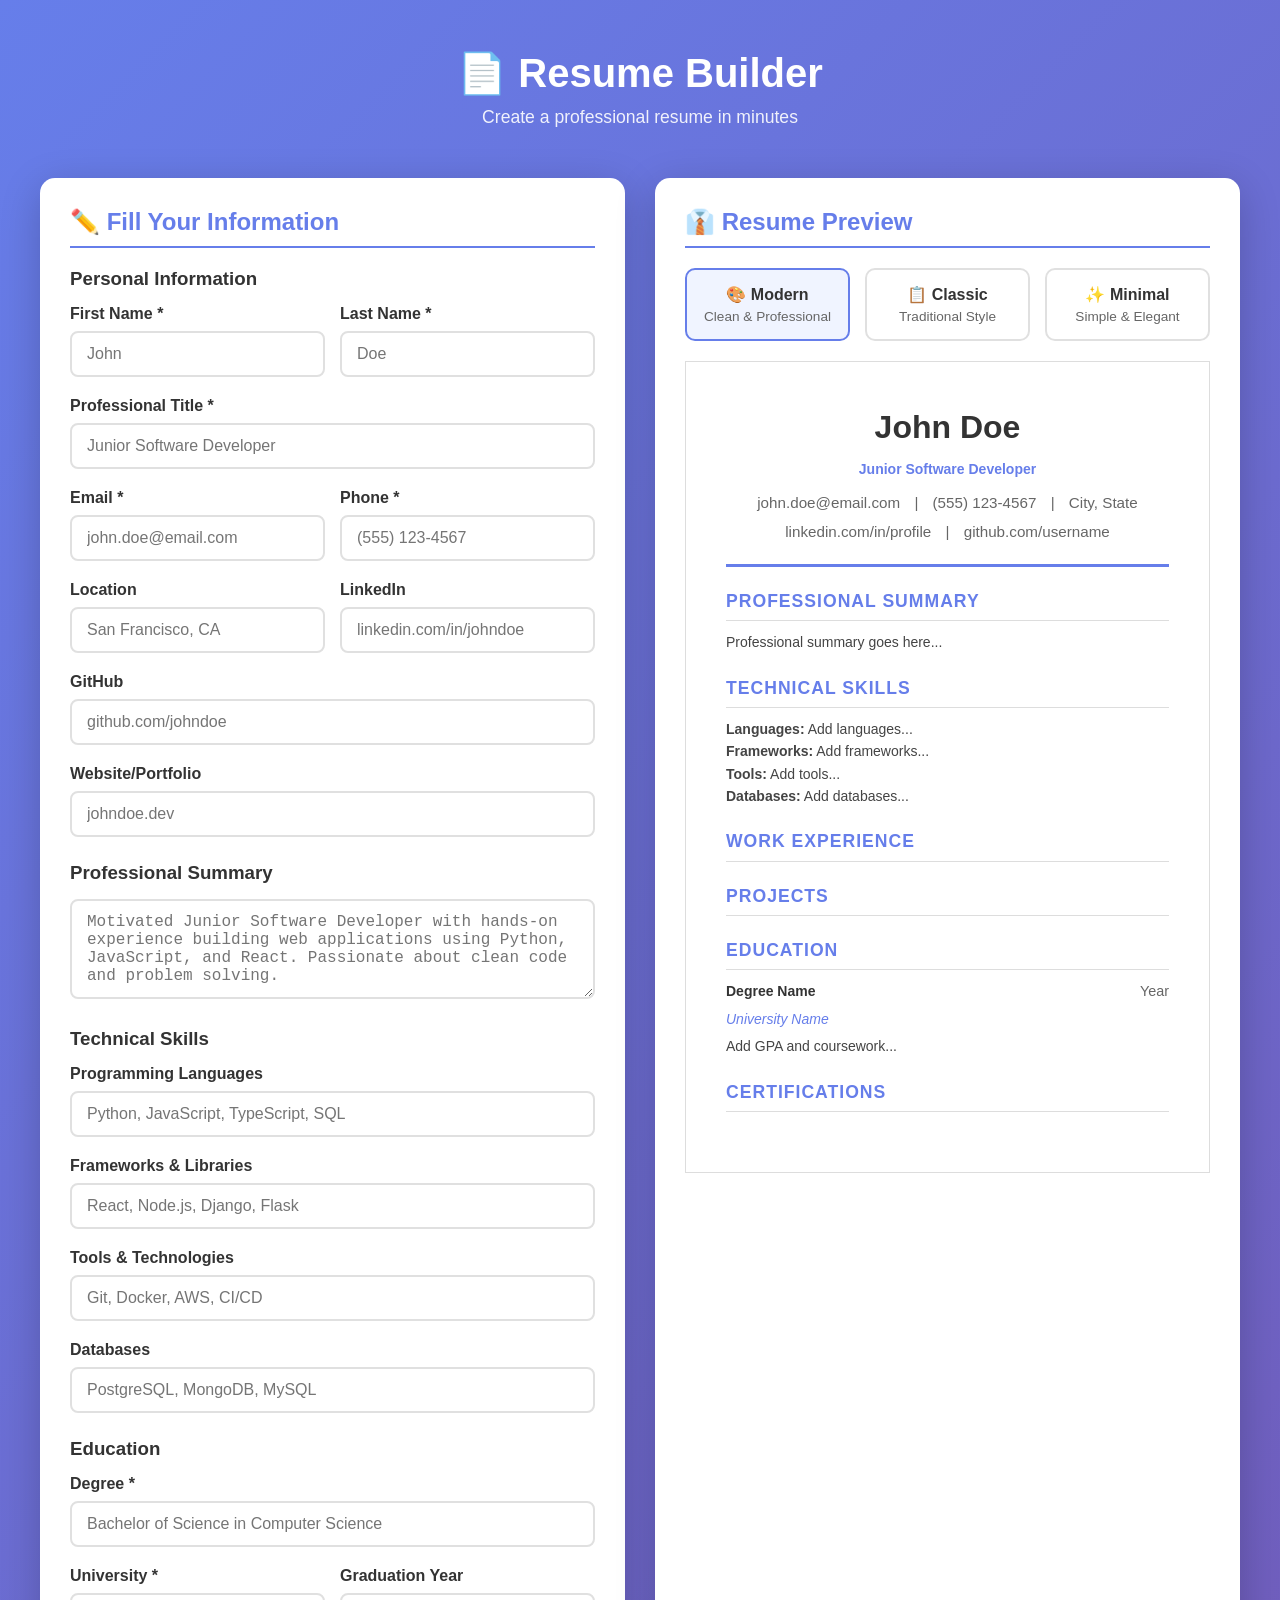
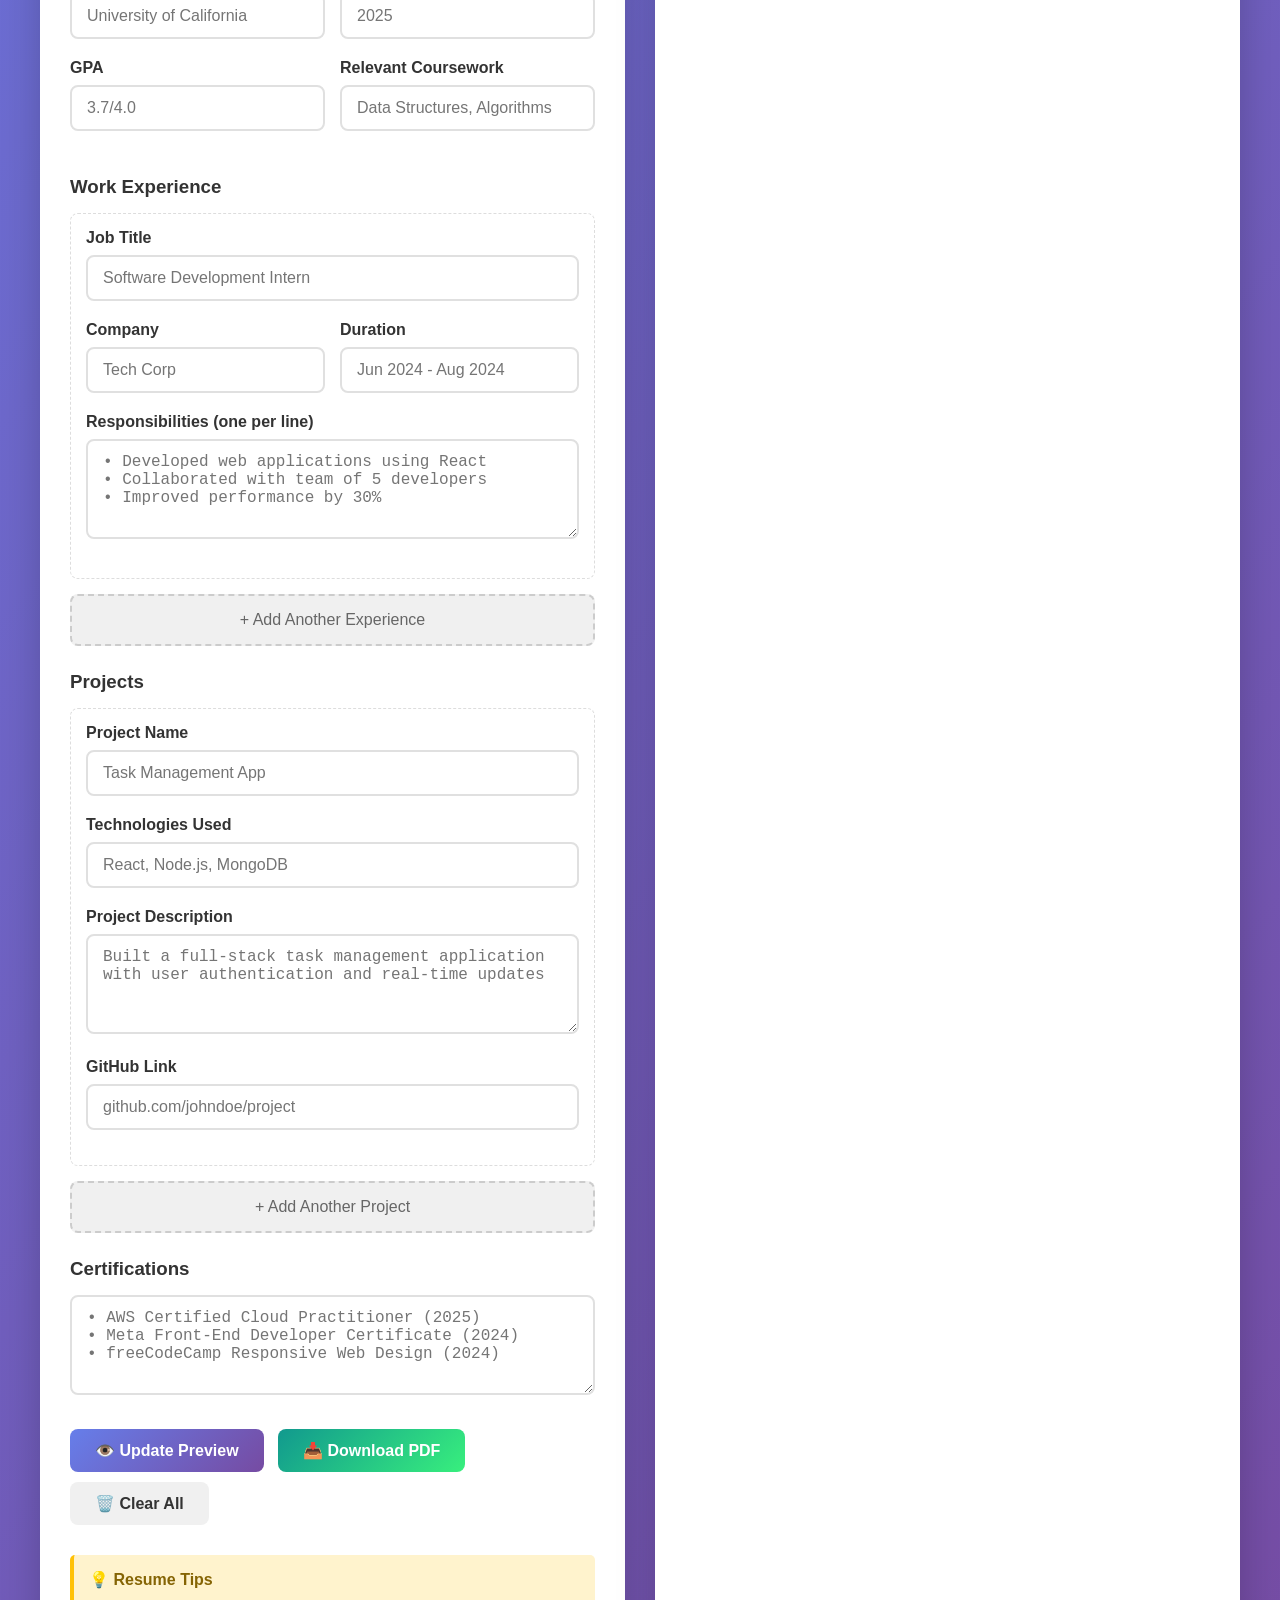
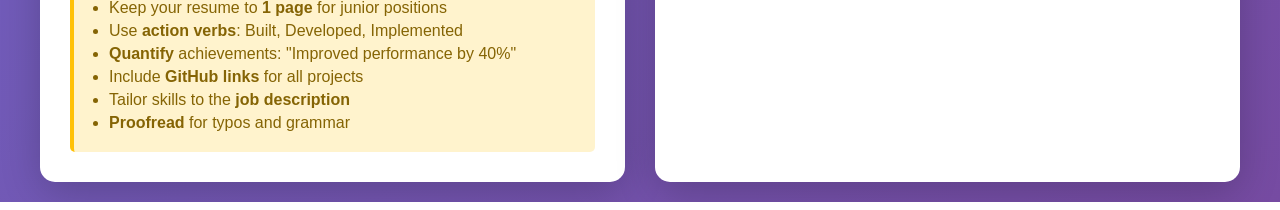
<file: resume_rag_system/templates/resume_template.html>
<!DOCTYPE html>
<html lang="en">
<head>
    <meta charset="UTF-8">
    <meta name="viewport" content="width=device-width, initial-scale=1.0">
    <title>Resume Builder - Create Professional Resume</title>
    <style>
        /* ============================================
           CSS STYLES
           ============================================ */
        
        * {
            margin: 0;
            padding: 0;
            box-sizing: border-box;
        }

        body {
            font-family: 'Segoe UI', Tahoma, Geneva, Verdana, sans-serif;
            background: linear-gradient(135deg, #667eea 0%, #764ba2 100%);
            min-height: 100vh;
            padding: 20px;
        }

        .container {
            max-width: 1200px;
            margin: 0 auto;
        }

        /* Header */
        .header {
            text-align: center;
            color: white;
            padding: 30px 0;
        }

        .header h1 {
            font-size: 2.5rem;
            margin-bottom: 10px;
        }

        .header p {
            font-size: 1.1rem;
            opacity: 0.9;
        }

        /* Main Layout */
        .main-content {
            display: grid;
            grid-template-columns: 1fr 1fr;
            gap: 30px;
            margin-top: 20px;
        }

        @media (max-width: 900px) {
            .main-content {
                grid-template-columns: 1fr;
            }
        }

        /* Form Section */
        .form-section {
            background: white;
            border-radius: 15px;
            padding: 30px;
            box-shadow: 0 10px 40px rgba(0, 0, 0, 0.2);
        }

        .form-section h2 {
            color: #667eea;
            margin-bottom: 20px;
            padding-bottom: 10px;
            border-bottom: 2px solid #667eea;
        }

        .form-group {
            margin-bottom: 20px;
        }

        .form-group label {
            display: block;
            margin-bottom: 8px;
            font-weight: 600;
            color: #333;
        }

        .form-group input,
        .form-group textarea,
        .form-group select {
            width: 100%;
            padding: 12px 15px;
            border: 2px solid #e0e0e0;
            border-radius: 8px;
            font-size: 1rem;
            transition: border-color 0.3s;
        }

        .form-group input:focus,
        .form-group textarea:focus,
        .form-group select:focus {
            outline: none;
            border-color: #667eea;
        }

        .form-group textarea {
            resize: vertical;
            min-height: 100px;
        }

        .form-row {
            display: grid;
            grid-template-columns: 1fr 1fr;
            gap: 15px;
        }

        @media (max-width: 500px) {
            .form-row {
                grid-template-columns: 1fr;
            }
        }

        /* Buttons */
        .btn {
            padding: 12px 25px;
            border: none;
            border-radius: 8px;
            font-size: 1rem;
            font-weight: 600;
            cursor: pointer;
            transition: all 0.3s;
            margin-right: 10px;
            margin-bottom: 10px;
        }

        .btn-primary {
            background: linear-gradient(135deg, #667eea 0%, #764ba2 100%);
            color: white;
        }

        .btn-primary:hover {
            transform: translateY(-2px);
            box-shadow: 0 5px 20px rgba(102, 126, 234, 0.4);
        }

        .btn-secondary {
            background: #f0f0f0;
            color: #333;
        }

        .btn-secondary:hover {
            background: #e0e0e0;
        }

        .btn-success {
            background: linear-gradient(135deg, #11998e 0%, #38ef7d 100%);
            color: white;
        }

        .btn-success:hover {
            transform: translateY(-2px);
            box-shadow: 0 5px 20px rgba(17, 153, 142, 0.4);
        }

        /* Preview Section */
        .preview-section {
            background: white;
            border-radius: 15px;
            padding: 30px;
            box-shadow: 0 10px 40px rgba(0, 0, 0, 0.2);
        }

        .preview-section h2 {
            color: #667eea;
            margin-bottom: 20px;
            padding-bottom: 10px;
            border-bottom: 2px solid #667eea;
        }

        /* Resume Preview */
        .resume-preview {
            background: white;
            border: 1px solid #ddd;
            padding: 40px;
            min-height: 500px;
            font-size: 14px;
            line-height: 1.6;
        }

        .resume-header {
            text-align: center;
            border-bottom: 3px solid #667eea;
            padding-bottom: 20px;
            margin-bottom: 20px;
        }

        .resume-header h1 {
            font-size: 2rem;
            color: #333;
            margin-bottom: 5px;
        }

        .resume-header .contact-info {
            color: #666;
            font-size: 0.95rem;
        }

        .resume-header .contact-info span {
            margin: 0 10px;
        }

        .resume-section {
            margin-bottom: 20px;
        }

        .resume-section h3 {
            color: #667eea;
            font-size: 1.1rem;
            text-transform: uppercase;
            letter-spacing: 1px;
            border-bottom: 1px solid #ddd;
            padding-bottom: 5px;
            margin-bottom: 10px;
        }

        .resume-section p {
            color: #444;
            text-align: justify;
        }

        .resume-item {
            margin-bottom: 15px;
        }

        .resume-item-header {
            display: flex;
            justify-content: space-between;
            align-items: baseline;
            margin-bottom: 5px;
        }

        .resume-item-title {
            font-weight: 600;
            color: #333;
        }

        .resume-item-date {
            color: #666;
            font-size: 0.9rem;
        }

        .resume-item-subtitle {
            color: #667eea;
            font-style: italic;
            margin-bottom: 5px;
        }

        .resume-item ul {
            margin-left: 20px;
            color: #444;
        }

        .resume-item ul li {
            margin-bottom: 3px;
        }

        .skills-grid {
            display: flex;
            flex-wrap: wrap;
            gap: 8px;
        }

        .skill-tag {
            background: #f0f0f0;
            padding: 5px 12px;
            border-radius: 20px;
            font-size: 0.9rem;
            color: #333;
        }

        /* Template Selection */
        .template-options {
            display: flex;
            gap: 15px;
            margin-bottom: 20px;
            flex-wrap: wrap;
        }

        .template-card {
            flex: 1;
            min-width: 150px;
            padding: 15px;
            border: 2px solid #e0e0e0;
            border-radius: 10px;
            cursor: pointer;
            transition: all 0.3s;
            text-align: center;
        }

        .template-card:hover {
            border-color: #667eea;
        }

        .template-card.active {
            border-color: #667eea;
            background: #f0f4ff;
        }

        .template-card h4 {
            color: #333;
            margin-bottom: 5px;
        }

        .template-card p {
            color: #666;
            font-size: 0.85rem;
        }

        /* Print Styles */
        @media print {
            body {
                background: white;
                padding: 0;
            }
            
            .form-section,
            .header,
            .btn,
            .template-options,
            .preview-section h2 {
                display: none;
            }
            
            .main-content {
                display: block;
            }
            
            .preview-section {
                box-shadow: none;
                padding: 0;
            }
            
            .resume-preview {
                border: none;
                padding: 0;
            }
        }

        /* Dynamic Sections */
        .dynamic-section {
            border: 1px dashed #ddd;
            padding: 15px;
            margin-bottom: 15px;
            border-radius: 8px;
            position: relative;
        }

        .dynamic-section .remove-btn {
            position: absolute;
            top: 10px;
            right: 10px;
            background: #ff4757;
            color: white;
            border: none;
            border-radius: 50%;
            width: 25px;
            height: 25px;
            cursor: pointer;
            font-size: 14px;
        }

        .add-section-btn {
            background: #f0f0f0;
            border: 2px dashed #ccc;
            padding: 15px;
            width: 100%;
            border-radius: 8px;
            cursor: pointer;
            font-size: 1rem;
            color: #666;
            transition: all 0.3s;
        }

        .add-section-btn:hover {
            border-color: #667eea;
            color: #667eea;
        }

        /* Tips Section */
        .tips-box {
            background: #fff3cd;
            border-left: 4px solid #ffc107;
            padding: 15px;
            margin-top: 20px;
            border-radius: 5px;
        }

        .tips-box h4 {
            color: #856404;
            margin-bottom: 10px;
        }

        .tips-box ul {
            margin-left: 20px;
            color: #856404;
        }

        .tips-box ul li {
            margin-bottom: 5px;
        }

        /* Loading */
        .loading {
            display: none;
            text-align: center;
            padding: 20px;
        }

        .loading.active {
            display: block;
        }

        .spinner {
            border: 4px solid #f3f3f3;
            border-top: 4px solid #667eea;
            border-radius: 50%;
            width: 40px;
            height: 40px;
            animation: spin 1s linear infinite;
            margin: 0 auto 10px;
        }

        @keyframes spin {
            0% { transform: rotate(0deg); }
            100% { transform: rotate(360deg); }
        }
    </style>
</head>
<body>
    <div class="container">
        <!-- Header -->
        <div class="header">
            <h1>📄 Resume Builder</h1>
            <p>Create a professional resume in minutes</p>
        </div>

        <!-- Main Content -->
        <div class="main-content">
            <!-- Form Section -->
            <div class="form-section">
                <h2>✏️ Fill Your Information</h2>

                <!-- Personal Information -->
                <h3 style="color: #333; margin-bottom: 15px;">Personal Information</h3>
                
                <div class="form-row">
                    <div class="form-group">
                        <label>First Name *</label>
                        <input type="text" id="firstName" placeholder="John" required>
                    </div>
                    <div class="form-group">
                        <label>Last Name *</label>
                        <input type="text" id="lastName" placeholder="Doe" required>
                    </div>
                </div>

                <div class="form-group">
                    <label>Professional Title *</label>
                    <input type="text" id="jobTitle" placeholder="Junior Software Developer">
                </div>

                <div class="form-row">
                    <div class="form-group">
                        <label>Email *</label>
                        <input type="email" id="email" placeholder="john.doe@email.com">
                    </div>
                    <div class="form-group">
                        <label>Phone *</label>
                        <input type="tel" id="phone" placeholder="(555) 123-4567">
                    </div>
                </div>

                <div class="form-row">
                    <div class="form-group">
                        <label>Location</label>
                        <input type="text" id="location" placeholder="San Francisco, CA">
                    </div>
                    <div class="form-group">
                        <label>LinkedIn</label>
                        <input type="url" id="linkedin" placeholder="linkedin.com/in/johndoe">
                    </div>
                </div>

                <div class="form-group">
                    <label>GitHub</label>
                    <input type="url" id="github" placeholder="github.com/johndoe">
                </div>

                <div class="form-group">
                    <label>Website/Portfolio</label>
                    <input type="url" id="website" placeholder="johndoe.dev">
                </div>

                <!-- Summary -->
                <h3 style="color: #333; margin: 25px 0 15px;">Professional Summary</h3>
                <div class="form-group">
                    <textarea id="summary" rows="4" placeholder="Motivated Junior Software Developer with hands-on experience building web applications using Python, JavaScript, and React. Passionate about clean code and problem solving."></textarea>
                </div>

                <!-- Skills -->
                <h3 style="color: #333; margin: 25px 0 15px;">Technical Skills</h3>
                <div class="form-group">
                    <label>Programming Languages</label>
                    <input type="text" id="languages" placeholder="Python, JavaScript, TypeScript, SQL">
                </div>
                <div class="form-group">
                    <label>Frameworks & Libraries</label>
                    <input type="text" id="frameworks" placeholder="React, Node.js, Django, Flask">
                </div>
                <div class="form-group">
                    <label>Tools & Technologies</label>
                    <input type="text" id="tools" placeholder="Git, Docker, AWS, CI/CD">
                </div>
                <div class="form-group">
                    <label>Databases</label>
                    <input type="text" id="databases" placeholder="PostgreSQL, MongoDB, MySQL">
                </div>

                <!-- Education -->
                <h3 style="color: #333; margin: 25px 0 15px;">Education</h3>
                <div class="form-group">
                    <label>Degree *</label>
                    <input type="text" id="degree" placeholder="Bachelor of Science in Computer Science">
                </div>
                <div class="form-row">
                    <div class="form-group">
                        <label>University *</label>
                        <input type="text" id="university" placeholder="University of California">
                    </div>
                    <div class="form-group">
                        <label>Graduation Year</label>
                        <input type="text" id="gradYear" placeholder="2025">
                    </div>
                </div>
                <div class="form-row">
                    <div class="form-group">
                        <label>GPA</label>
                        <input type="text" id="gpa" placeholder="3.7/4.0">
                    </div>
                    <div class="form-group">
                        <label>Relevant Coursework</label>
                        <input type="text" id="coursework" placeholder="Data Structures, Algorithms">
                    </div>
                </div>

                <!-- Experience -->
                <h3 style="color: #333; margin: 25px 0 15px;">Work Experience</h3>
                <div id="experienceSections">
                    <div class="dynamic-section">
                        <div class="form-group">
                            <label>Job Title</label>
                            <input type="text" class="exp-title" placeholder="Software Development Intern">
                        </div>
                        <div class="form-row">
                            <div class="form-group">
                                <label>Company</label>
                                <input type="text" class="exp-company" placeholder="Tech Corp">
                            </div>
                            <div class="form-group">
                                <label>Duration</label>
                                <input type="text" class="exp-duration" placeholder="Jun 2024 - Aug 2024">
                            </div>
                        </div>
                        <div class="form-group">
                            <label>Responsibilities (one per line)</label>
                            <textarea class="exp-duties" rows="4" placeholder="• Developed web applications using React&#10;• Collaborated with team of 5 developers&#10;• Improved performance by 30%"></textarea>
                        </div>
                    </div>
                </div>
                <button class="add-section-btn" onclick="addExperience()">+ Add Another Experience</button>

                <!-- Projects -->
                <h3 style="color: #333; margin: 25px 0 15px;">Projects</h3>
                <div id="projectSections">
                    <div class="dynamic-section">
                        <div class="form-group">
                            <label>Project Name</label>
                            <input type="text" class="proj-name" placeholder="Task Management App">
                        </div>
                        <div class="form-group">
                            <label>Technologies Used</label>
                            <input type="text" class="proj-tech" placeholder="React, Node.js, MongoDB">
                        </div>
                        <div class="form-group">
                            <label>Project Description</label>
                            <textarea class="proj-desc" rows="3" placeholder="Built a full-stack task management application with user authentication and real-time updates"></textarea>
                        </div>
                        <div class="form-group">
                            <label>GitHub Link</label>
                            <input type="url" class="proj-link" placeholder="github.com/johndoe/project">
                        </div>
                    </div>
                </div>
                <button class="add-section-btn" onclick="addProject()">+ Add Another Project</button>

                <!-- Certifications -->
                <h3 style="color: #333; margin: 25px 0 15px;">Certifications</h3>
                <div class="form-group">
                    <textarea id="certifications" rows="3" placeholder="• AWS Certified Cloud Practitioner (2025)&#10;• Meta Front-End Developer Certificate (2024)&#10;• freeCodeCamp Responsive Web Design (2024)"></textarea>
                </div>

                <!-- Action Buttons -->
                <div style="margin-top: 30px;">
                    <button class="btn btn-primary" onclick="updatePreview()">👁️ Update Preview</button>
                    <button class="btn btn-success" onclick="downloadPDF()">📥 Download PDF</button>
                    <button class="btn btn-secondary" onclick="clearForm()">🗑️ Clear All</button>
                </div>

                <!-- Tips -->
                <div class="tips-box">
                    <h4>💡 Resume Tips</h4>
                    <ul>
                        <li>Keep your resume to <strong>1 page</strong> for junior positions</li>
                        <li>Use <strong>action verbs</strong>: Built, Developed, Implemented</li>
                        <li><strong>Quantify</strong> achievements: "Improved performance by 40%"</li>
                        <li>Include <strong>GitHub links</strong> for all projects</li>
                        <li>Tailor skills to the <strong>job description</strong></li>
                        <li><strong>Proofread</strong> for typos and grammar</li>
                    </ul>
                </div>
            </div>

            <!-- Preview Section -->
            <div class="preview-section">
                <h2>👔 Resume Preview</h2>

                <!-- Template Selection -->
                <div class="template-options">
                    <div class="template-card active" onclick="selectTemplate('modern', this)">
                        <h4>🎨 Modern</h4>
                        <p>Clean & Professional</p>
                    </div>
                    <div class="template-card" onclick="selectTemplate('classic', this)">
                        <h4>📋 Classic</h4>
                        <p>Traditional Style</p>
                    </div>
                    <div class="template-card" onclick="selectTemplate('minimal', this)">
                        <h4>✨ Minimal</h4>
                        <p>Simple & Elegant</p>
                    </div>
                </div>

                <!-- Resume Preview -->
                <div id="resumePreview" class="resume-preview">
                    <div class="resume-header">
                        <h1 id="previewName">John Doe</h1>
                        <p style="color: #667eea; font-weight: 600; margin-bottom: 10px;" id="previewTitle">Junior Software Developer</p>
                        <div class="contact-info">
                            <span id="previewEmail">john.doe@email.com</span> |
                            <span id="previewPhone">(555) 123-4567</span> |
                            <span id="previewLocation">San Francisco, CA</span>
                        </div>
                        <div class="contact-info" style="margin-top: 5px;">
                            <span id="previewLinkedIn">linkedin.com/in/johndoe</span> |
                            <span id="previewGitHub">github.com/johndoe</span>
                        </div>
                    </div>

                    <!-- Summary -->
                    <div class="resume-section" id="previewSummarySection">
                        <h3>Professional Summary</h3>
                        <p id="previewSummary">Motivated Junior Software Developer with hands-on experience building web applications using Python, JavaScript, and React.</p>
                    </div>

                    <!-- Skills -->
                    <div class="resume-section" id="previewSkillsSection">
                        <h3>Technical Skills</h3>
                        <p><strong>Languages:</strong> <span id="previewLanguages">Python, JavaScript, TypeScript</span></p>
                        <p><strong>Frameworks:</strong> <span id="previewFrameworks">React, Node.js, Django</span></p>
                        <p><strong>Tools:</strong> <span id="previewTools">Git, Docker, AWS</span></p>
                        <p><strong>Databases:</strong> <span id="previewDatabases">PostgreSQL, MongoDB</span></p>
                    </div>

                    <!-- Experience -->
                    <div class="resume-section" id="previewExperienceSection">
                        <h3>Work Experience</h3>
                        <div id="previewExperience">
                            <!-- Dynamic content -->
                        </div>
                    </div>

                    <!-- Projects -->
                    <div class="resume-section" id="previewProjectsSection">
                        <h3>Projects</h3>
                        <div id="previewProjects">
                            <!-- Dynamic content -->
                        </div>
                    </div>

                    <!-- Education -->
                    <div class="resume-section" id="previewEducationSection">
                        <h3>Education</h3>
                        <div class="resume-item">
                            <div class="resume-item-header">
                                <span class="resume-item-title" id="previewDegree">Bachelor of Science in Computer Science</span>
                                <span class="resume-item-date" id="previewGradYear">2025</span>
                            </div>
                            <div class="resume-item-subtitle" id="previewUniversity">University of California</div>
                            <p id="previewGpaCoursework">GPA: 3.7/4.0 | Relevant Coursework: Data Structures, Algorithms</p>
                        </div>
                    </div>

                    <!-- Certifications -->
                    <div class="resume-section" id="previewCertificationsSection">
                        <h3>Certifications</h3>
                        <div id="previewCertifications">
                            <!-- Dynamic content -->
                        </div>
                    </div>
                </div>

                <!-- Loading -->
                <div class="loading" id="loading">
                    <div class="spinner"></div>
                    <p>Generating PDF...</p>
                </div>
            </div>
        </div>
    </div>

    <!-- JavaScript -->
    <script>
        // ============================================
        // RESUME BUILDER - JAVASCRIPT
        // ============================================

        let currentTemplate = 'modern';

        // Initialize
        document.addEventListener('DOMContentLoaded', function() {
            updatePreview();
            
            // Auto-update on input change
            const inputs = document.querySelectorAll('input, textarea');
            inputs.forEach(input => {
                input.addEventListener('input', debounce(updatePreview, 500));
            });
        });

        // Debounce function
        function debounce(func, wait) {
            let timeout;
            return function(...args) {
                clearTimeout(timeout);
                timeout = setTimeout(() => func.apply(this, args), wait);
            };
        }

        // Update Preview
        function updatePreview() {
            // Personal Info
            const firstName = document.getElementById('firstName').value || 'John';
            const lastName = document.getElementById('lastName').value || 'Doe';
            document.getElementById('previewName').textContent = `${firstName} ${lastName}`;
            document.getElementById('previewTitle').textContent = document.getElementById('jobTitle').value || 'Junior Software Developer';
            document.getElementById('previewEmail').textContent = document.getElementById('email').value || 'john.doe@email.com';
            document.getElementById('previewPhone').textContent = document.getElementById('phone').value || '(555) 123-4567';
            document.getElementById('previewLocation').textContent = document.getElementById('location').value || 'City, State';
            document.getElementById('previewLinkedIn').textContent = document.getElementById('linkedin').value || 'linkedin.com/in/profile';
            document.getElementById('previewGitHub').textContent = document.getElementById('github').value || 'github.com/username';

            // Summary
            const summary = document.getElementById('summary').value;
            document.getElementById('previewSummary').textContent = summary || 'Professional summary goes here...';

            // Skills
            document.getElementById('previewLanguages').textContent = document.getElementById('languages').value || 'Add languages...';
            document.getElementById('previewFrameworks').textContent = document.getElementById('frameworks').value || 'Add frameworks...';
            document.getElementById('previewTools').textContent = document.getElementById('tools').value || 'Add tools...';
            document.getElementById('previewDatabases').textContent = document.getElementById('databases').value || 'Add databases...';

            // Education
            document.getElementById('previewDegree').textContent = document.getElementById('degree').value || 'Degree Name';
            document.getElementById('previewUniversity').textContent = document.getElementById('university').value || 'University Name';
            document.getElementById('previewGradYear').textContent = document.getElementById('gradYear').value || 'Year';
            
            const gpa = document.getElementById('gpa').value;
            const coursework = document.getElementById('coursework').value;
            let eduDetails = '';
            if (gpa) eduDetails += `GPA: ${gpa}`;
            if (gpa && coursework) eduDetails += ' | ';
            if (coursework) eduDetails += `Relevant Coursework: ${coursework}`;
            document.getElementById('previewGpaCoursework').textContent = eduDetails || 'Add GPA and coursework...';

            // Experience
            updateExperiencePreview();

            // Projects
            updateProjectsPreview();

            // Certifications
            const certs = document.getElementById('certifications').value;
            const previewCerts = document.getElementById('previewCertifications');
            if (certs) {
                const certList = certs.split('\n').filter(c => c.trim());
                previewCerts.innerHTML = certList.map(c => `<p>• ${c.replace(/^[•\-*]\s*/, '')}</p>`).join('');
            }
        }

        // Update Experience Preview
        function updateExperiencePreview() {
            const sections = document.querySelectorAll('#experienceSections .dynamic-section');
            const preview = document.getElementById('previewExperience');
            preview.innerHTML = '';

            sections.forEach(section => {
                const title = section.querySelector('.exp-title').value;
                const company = section.querySelector('.exp-company').value;
                const duration = section.querySelector('.exp-duration').value;
                const duties = section.querySelector('.exp-duties').value;

                if (title || company) {
                    const div = document.createElement('div');
                    div.className = 'resume-item';
                    div.innerHTML = `
                        <div class="resume-item-header">
                            <span class="resume-item-title">${title || 'Job Title'}</span>
                            <span class="resume-item-date">${duration || 'Duration'}</span>
                        </div>
                        <div class="resume-item-subtitle">${company || 'Company'}</div>
                        <ul>${duties.split('\n').filter(d => d.trim()).map(d => `<li>${d.replace(/^[•\-*]\s*/, '')}</li>`).join('')}</ul>
                    `;
                    preview.appendChild(div);
                }
            });
        }

        // Update Projects Preview
        function updateProjectsPreview() {
            const sections = document.querySelectorAll('#projectSections .dynamic-section');
            const preview = document.getElementById('previewProjects');
            preview.innerHTML = '';

            sections.forEach(section => {
                const name = section.querySelector('.proj-name').value;
                const tech = section.querySelector('.proj-tech').value;
                const desc = section.querySelector('.proj-desc').value;
                const link = section.querySelector('.proj-link').value;

                if (name) {
                    const div = document.createElement('div');
                    div.className = 'resume-item';
                    div.innerHTML = `
                        <div class="resume-item-header">
                            <span class="resume-item-title">${name}</span>
                        </div>
                        <div class="resume-item-subtitle">${tech || ''}</div>
                        <p>${desc || ''}</p>
                        ${link ? `<p><strong>Link:</strong> ${link}</p>` : ''}
                    `;
                    preview.appendChild(div);
                }
            });
        }

        // Add Experience Section
        function addExperience() {
            const container = document.getElementById('experienceSections');
            const div = document.createElement('div');
            div.className = 'dynamic-section';
            div.innerHTML = `
                <button class="remove-btn" onclick="this.parentElement.remove(); updatePreview()">×</button>
                <div class="form-group">
                    <label>Job Title</label>
                    <input type="text" class="exp-title" placeholder="Software Development Intern">
                </div>
                <div class="form-row">
                    <div class="form-group">
                        <label>Company</label>
                        <input type="text" class="exp-company" placeholder="Tech Corp">
                    </div>
                    <div class="form-group">
                        <label>Duration</label>
                        <input type="text" class="exp-duration" placeholder="Jun 2024 - Aug 2024">
                    </div>
                </div>
                <div class="form-group">
                    <label>Responsibilities (one per line)</label>
                    <textarea class="exp-duties" rows="4" placeholder="• Developed web applications using React&#10;• Collaborated with team of 5 developers"></textarea>
                </div>
            `;
            container.appendChild(div);
        }

        // Add Project Section
        function addProject() {
            const container = document.getElementById('projectSections');
            const div = document.createElement('div');
            div.className = 'dynamic-section';
            div.innerHTML = `
                <button class="remove-btn" onclick="this.parentElement.remove(); updatePreview()">×</button>
                <div class="form-group">
                    <label>Project Name</label>
                    <input type="text" class="proj-name" placeholder="Task Management App">
                </div>
                <div class="form-group">
                    <label>Technologies Used</label>
                    <input type="text" class="proj-tech" placeholder="React, Node.js, MongoDB">
                </div>
                <div class="form-group">
                    <label>Project Description</label>
                    <textarea class="proj-desc" rows="3" placeholder="Built a full-stack task management application"></textarea>
                </div>
                <div class="form-group">
                    <label>GitHub Link</label>
                    <input type="url" class="proj-link" placeholder="github.com/johndoe/project">
                </div>
            `;
            container.appendChild(div);
        }

        // Select Template
        function selectTemplate(template, element) {
            currentTemplate = template;
            document.querySelectorAll('.template-card').forEach(card => {
                card.classList.remove('active');
            });
            element.classList.add('active');

            const preview = document.getElementById('resumePreview');
            preview.className = 'resume-preview';
            preview.classList.add(`template-${template}`);
        }

        // Clear Form
        function clearForm() {
            if (confirm('Are you sure you want to clear all fields?')) {
                document.querySelectorAll('input, textarea').forEach(input => {
                    input.value = '';
                });
                updatePreview();
            }
        }

        // Download PDF
        function downloadPDF() {
            const loading = document.getElementById('loading');
            loading.classList.add('active');

            setTimeout(() => {
                loading.classList.remove('active');
                window.print();
            }, 1000);
        }

        // Save to LocalStorage
        function saveResume() {
            const data = {
                firstName: document.getElementById('firstName').value,
                lastName: document.getElementById('lastName').value,
                jobTitle: document.getElementById('jobTitle').value,
                email: document.getElementById('email').value,
                phone: document.getElementById('phone').value,
                location: document.getElementById('location').value,
                linkedin: document.getElementById('linkedin').value,
                github: document.getElementById('github').value,
                website: document.getElementById('website').value,
                summary: document.getElementById('summary').value,
                languages: document.getElementById('languages').value,
                frameworks: document.getElementById('frameworks').value,
                tools: document.getElementById('tools').value,
                databases: document.getElementById('databases').value,
                degree: document.getElementById('degree').value,
                university: document.getElementById('university').value,
                gradYear: document.getElementById('gradYear').value,
                gpa: document.getElementById('gpa').value,
                coursework: document.getElementById('coursework').value,
                certifications: document.getElementById('certifications').value
            };
            localStorage.setItem('resumeData', JSON.stringify(data));
            alert('Resume saved!');
        }

        // Load from LocalStorage
        function loadResume() {
            const data = JSON.parse(localStorage.getItem('resumeData'));
            if (data) {
                Object.keys(data).forEach(key => {
                    const el = document.getElementById(key);
                    if (el) el.value = data[key];
                });
                updatePreview();
                alert('Resume loaded!');
            }
        }
    </script>
</body>
</html>
</file>
